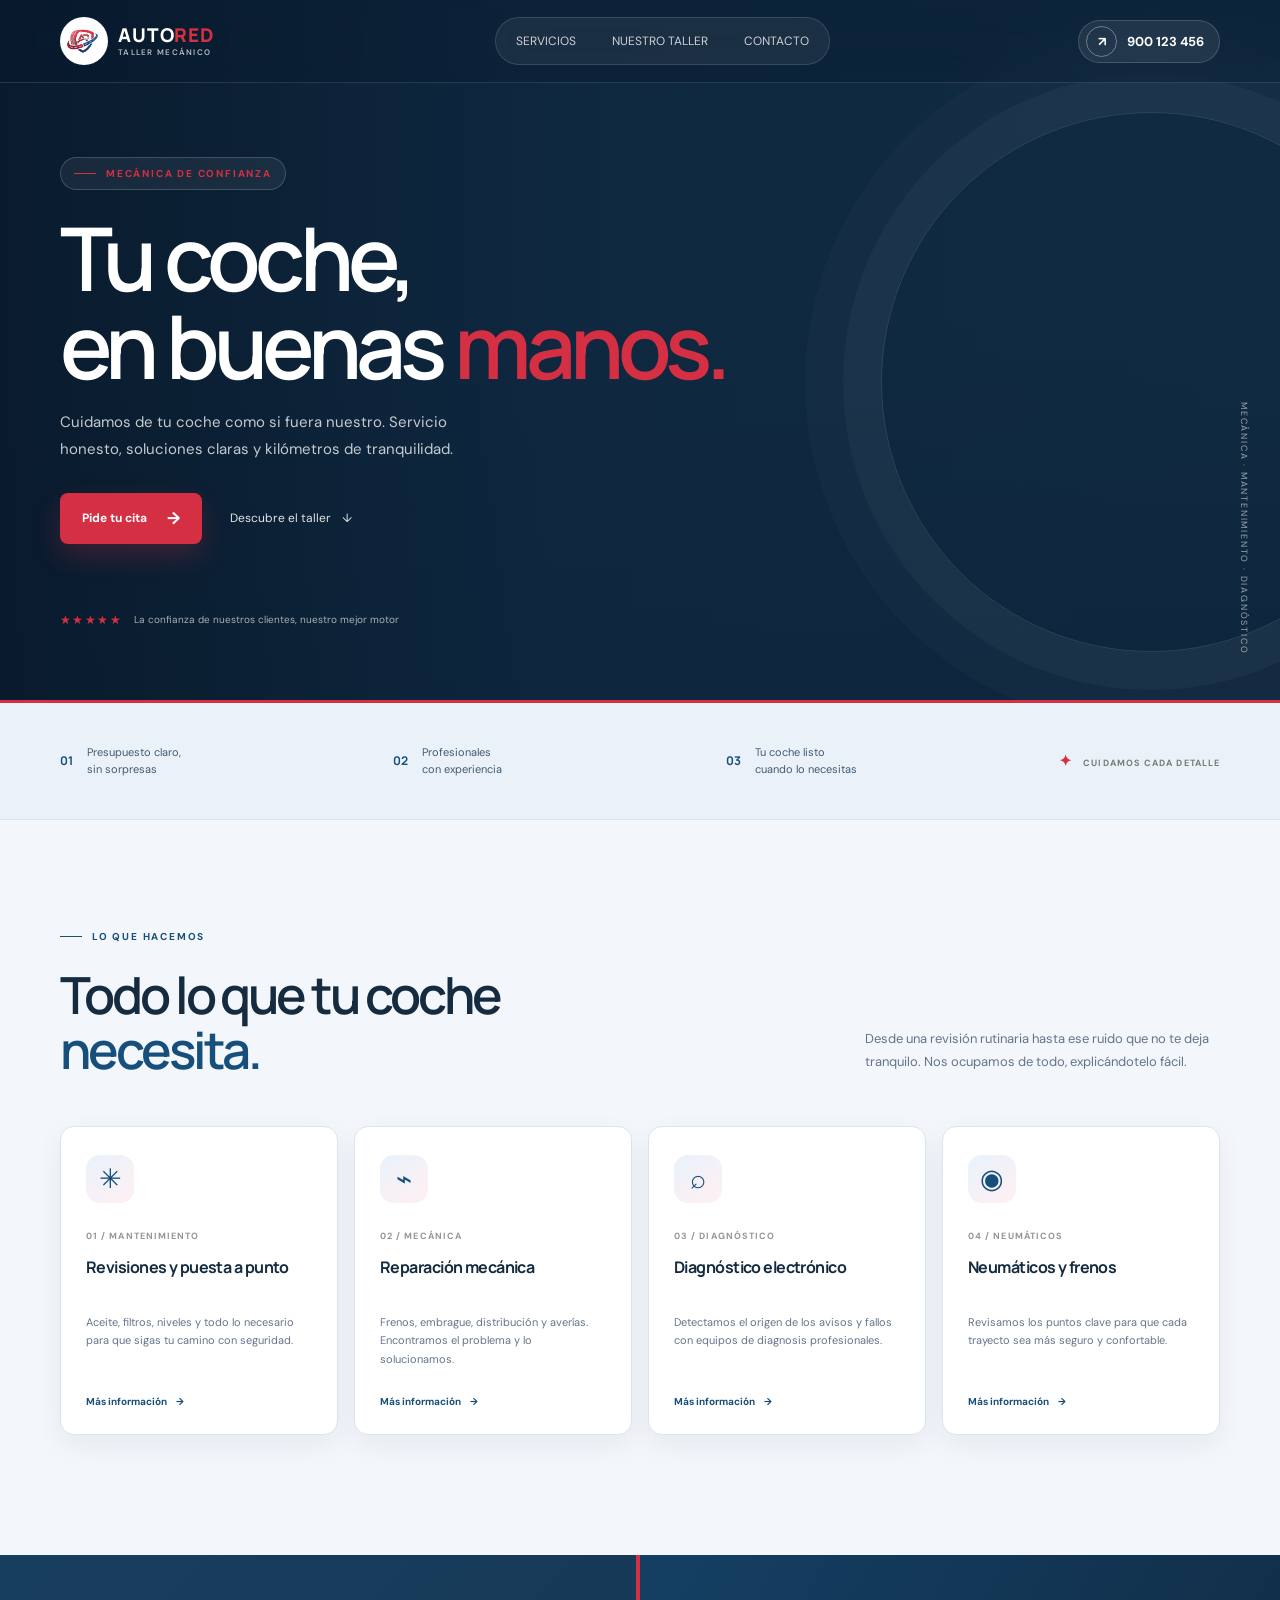
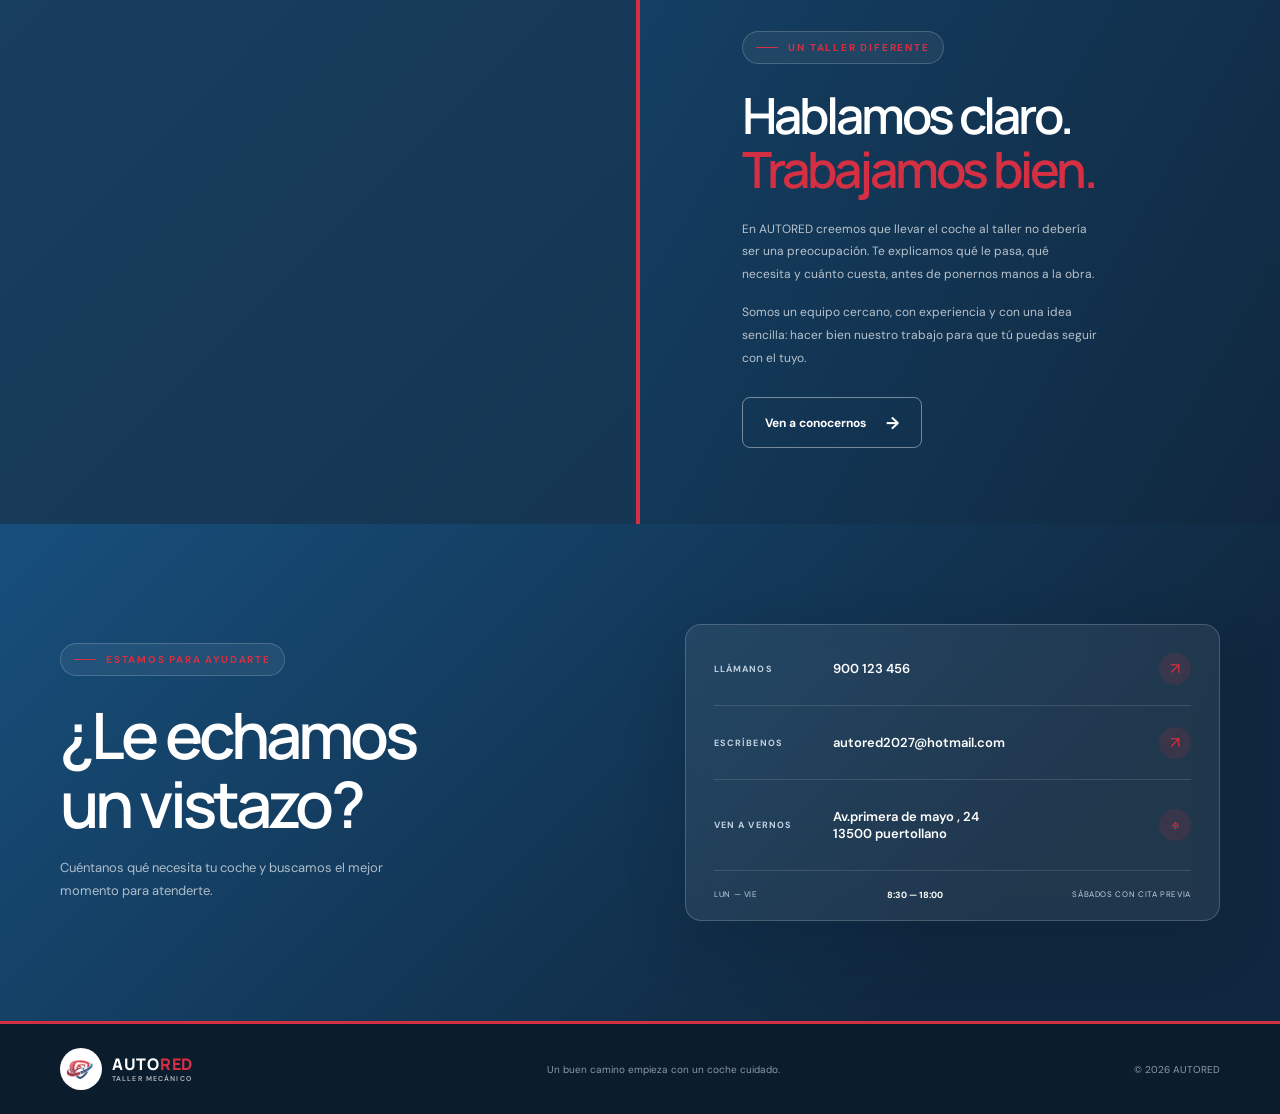
<file: index.html>
<!DOCTYPE html>
<html lang="es">
<head>
  <meta charset="UTF-8">
  <meta name="viewport" content="width=device-width, initial-scale=1.0">
  <meta http-equiv="refresh" content="0; url=./html/web.html">
  <title>AUTORED | Tu coche, en buenas manos</title>
</head>
<body>
  <p>Abriendo la web de AUTORED… <a href="./html/web.html">Continuar</a></p>
  <script>window.location.replace("./html/web.html");</script>
</body>
</html>
</file>
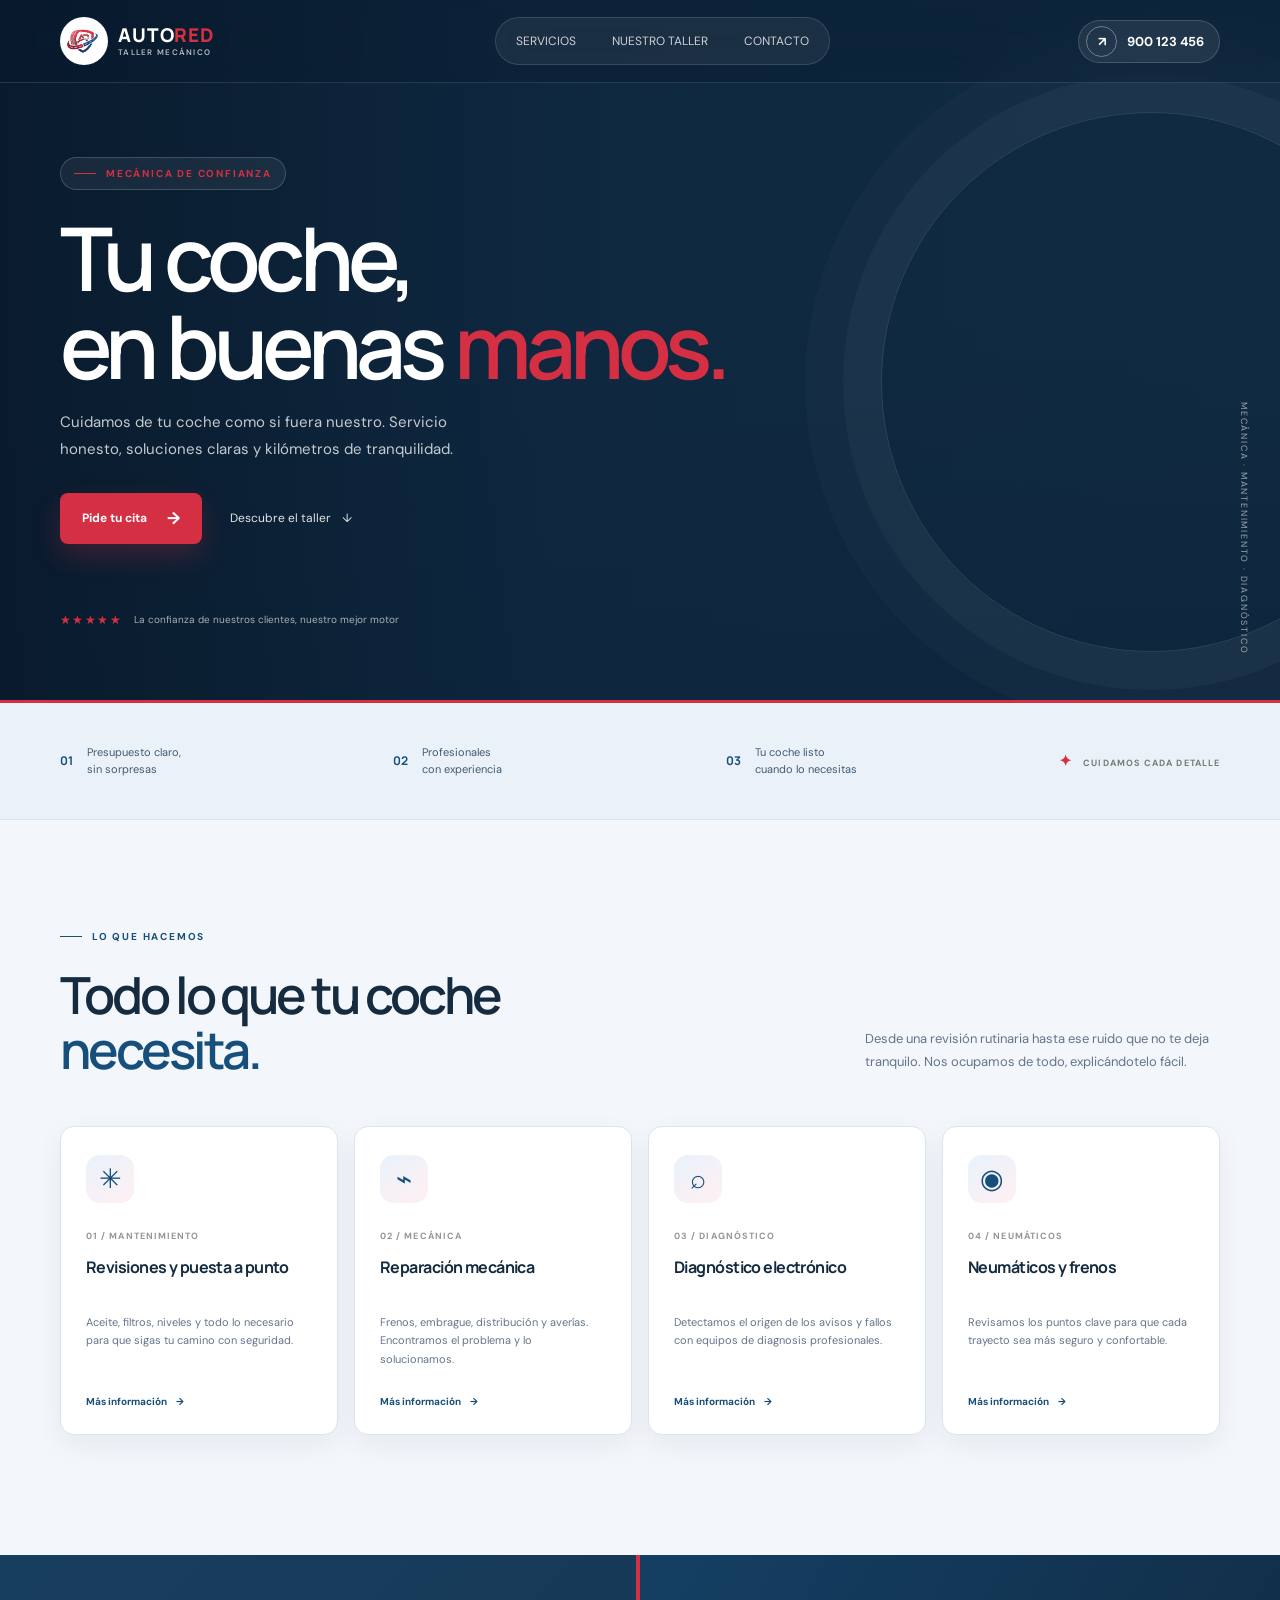
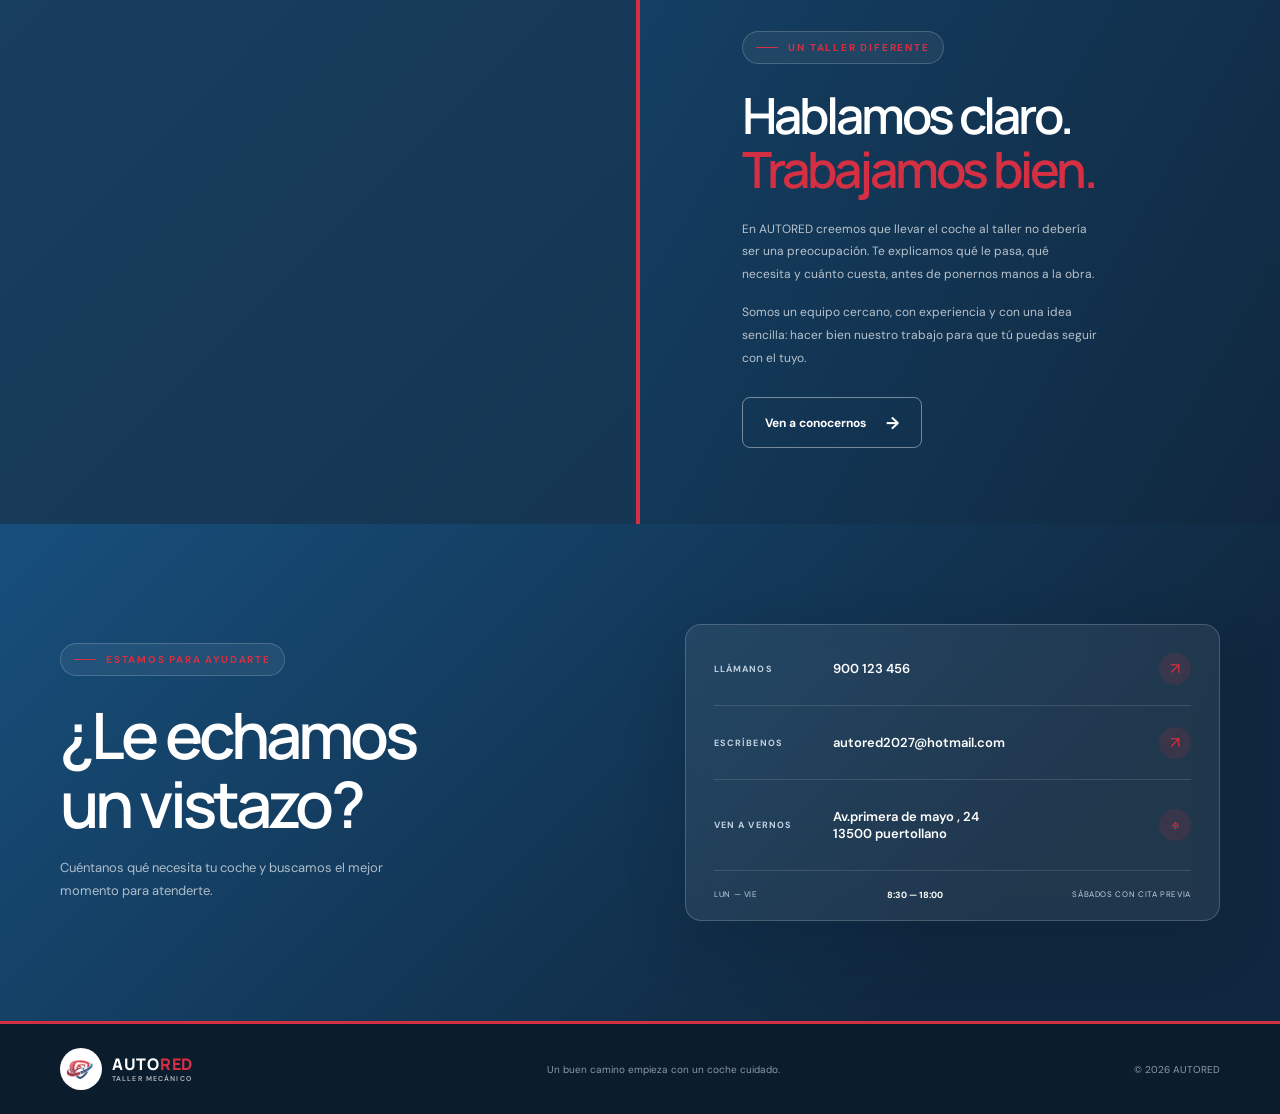
<file: html/web.html>
<!DOCTYPE html>
<html lang="es">
<head>
  <meta charset="UTF-8">
  <meta name="viewport" content="width=device-width, initial-scale=1.0">
  <meta name="description" content="AUTORED: mecánica, mantenimiento y diagnóstico para tu coche. Atención cercana y servicio profesional.">
  <title>AUTORED | Tu coche, en buenas manos</title>
  <link rel="preconnect" href="https://fonts.googleapis.com">
  <link rel="preconnect" href="https://fonts.gstatic.com" crossorigin>
  <link href="https://fonts.googleapis.com/css2?family=DM+Sans:wght@400;500;600;700&family=Manrope:wght@400;500;600;700;800&display=swap" rel="stylesheet">
  <link rel="stylesheet" href="../css/web.css">
</head>
<body>
  <header class="site-header">
    <div class="container header-content">
      <a class="brand" href="#inicio" aria-label="AUTORED, inicio">
        <span class="brand-emblem" aria-hidden="true"><img src="../imagen/autored-emblem.png" alt=""></span>
        <span class="brand-type"><span class="brand-name">AUTO<span>RED</span></span><span class="brand-tagline">TALLER MECÁNICO</span></span>
      </a>
      <nav class="main-nav" aria-label="Navegación principal">
        <a href="#servicios">SERVICIOS</a>
        <a href="#nosotros">NUESTRO TALLER </a>
        <a href="#contacto">CONTACTO</a>
      </nav>
      <a class="header-phone" href="tel:+34900123456">
        <span class="phone-icon" aria-hidden="true">↗</span>
        <span>900 123 456</span>
      </a>
    </div>
  </header>

  <main>
    <section class="hero" id="inicio">
      <div class="hero-shade"></div>
      <div class="container hero-content">
        <p class="eyebrow"><span></span> MECÁNICA DE CONFIANZA</p>
        <h1>Tu coche,<br>en buenas <span>manos.</span></h1>
        <p class="hero-copy">Cuidamos de tu coche como si fuera nuestro. Servicio honesto, soluciones claras y kilómetros de tranquilidad.</p>
        <div class="hero-actions">
          <a class="button button-primary" href="#contacto">Pide tu cita <span aria-hidden="true">→</span></a>
          <a class="text-link" href="#servicios">Descubre el taller <span aria-hidden="true">↓</span></a>
        </div>
        <div class="hero-note">
          <span class="note-stars" aria-label="5 de 5 estrellas">★★★★★</span>
          <span>La confianza de nuestros clientes, nuestro mejor motor</span>
        </div>
      </div>
      <div class="hero-side-label">MECÁNICA · MANTENIMIENTO · DIAGNÓSTICO</div>
    </section>

    <section class="trust-strip" aria-label="Ventajas del taller">
      <div class="container trust-items">
        <div><span class="trust-number">01</span><span>Presupuesto claro,<br>sin sorpresas</span></div>
        <div><span class="trust-number">02</span><span>Profesionales<br>con experiencia</span></div>
        <div><span class="trust-number">03</span><span>Tu coche listo<br>cuando lo necesitas</span></div>
        <div class="trust-badge"><span aria-hidden="true">✦</span> CUIDAMOS CADA DETALLE</div>
      </div>
    </section>

    <section class="section services-section" id="servicios">
      <div class="container">
        <div class="section-heading">
          <div>
            <p class="eyebrow dark-eyebrow"><span></span> LO QUE HACEMOS</p>
            <h2>Todo lo que tu coche<br><span>necesita.</span></h2>
          </div>
          <p class="section-intro">Desde una revisión rutinaria hasta ese ruido que no te deja tranquilo. Nos ocupamos de todo, explicándotelo fácil.</p>
        </div>
        <div class="service-grid">
          <article class="service-card">
            <span class="service-icon" aria-hidden="true">✳</span>
            <span class="service-index">01 / MANTENIMIENTO</span>
            <h3>Revisiones y puesta a punto</h3>
            <p>Aceite, filtros, niveles y todo lo necesario para que sigas tu camino con seguridad.</p>
            <a href="#contacto" aria-label="Consultar sobre revisiones y puesta a punto">Más información <span aria-hidden="true">→</span></a>
          </article>
          <article class="service-card">
            <span class="service-icon" aria-hidden="true">⌁</span>
            <span class="service-index">02 / MECÁNICA</span>
            <h3>Reparación mecánica</h3>
            <p>Frenos, embrague, distribución y averías. Encontramos el problema y lo solucionamos.</p>
            <a href="#contacto" aria-label="Consultar sobre reparación mecánica">Más información <span aria-hidden="true">→</span></a>
          </article>
          <article class="service-card">
            <span class="service-icon" aria-hidden="true">⌕</span>
            <span class="service-index">03 / DIAGNÓSTICO</span>
            <h3>Diagnóstico electrónico</h3>
            <p>Detectamos el origen de los avisos y fallos con equipos de diagnosis profesionales.</p>
            <a href="#contacto" aria-label="Consultar sobre diagnóstico electrónico">Más información <span aria-hidden="true">→</span></a>
          </article>
          <article class="service-card">
            <span class="service-icon" aria-hidden="true">◉</span>
            <span class="service-index">04 / NEUMÁTICOS</span>
            <h3>Neumáticos y frenos</h3>
            <p>Revisamos los puntos clave para que cada trayecto sea más seguro y confortable.</p>
            <a href="#contacto" aria-label="Consultar sobre neumáticos y frenos">Más información <span aria-hidden="true">→</span></a>
          </article>
        </div>
      </div>
    </section>

    <section class="about-section" id="nosotros">
      <div class="about-image" role="img" aria-label="Interior de un taller mecánico"></div>
      <div class="about-copy">
        <p class="eyebrow"><span></span> UN TALLER DIFERENTE</p>
        <h2>Hablamos claro.<br><span>Trabajamos bien.</span></h2>
        <p>En AUTORED creemos que llevar el coche al taller no debería ser una preocupación. Te explicamos qué le pasa, qué necesita y cuánto cuesta, antes de ponernos manos a la obra.</p>
        <p>Somos un equipo cercano, con experiencia y con una idea sencilla: hacer bien nuestro trabajo para que tú puedas seguir con el tuyo.</p>
        <a class="button button-outline" href="#contacto">Ven a conocernos <span aria-hidden="true">→</span></a>
      </div>
    </section>

    <section class="contact-section" id="contacto">
      <div class="container contact-content">
        <div>
          <p class="eyebrow"><span></span> ESTAMOS PARA AYUDARTE</p>
          <h2>¿Le echamos<br>un vistazo?</h2>
          <p>Cuéntanos qué necesita tu coche y buscamos el mejor momento para atenderte.</p>
        </div>
        <div class="contact-card">
          <a class="contact-line" href="tel:+34900123456"><span class="contact-label">LLÁMANOS</span><strong>900 123 456</strong><span aria-hidden="true">↗</span></a>
          <a class="contact-line" href="mailto:autored2027@hotmail.com "><span class="contact-label">ESCRÍBENOS</span><strong>autored2027@hotmail.com</strong><span aria-hidden="true">↗</span></a>
          <div class="contact-line address-line"><span class="contact-label">VEN A VERNOS</span><strong>Av.primera de mayo , 24<br>13500 puertollano </strong><span aria-hidden="true">⌖</span></div>
          <div class="opening-hours"><span>LUN — VIE</span><strong>8:30 — 18:00</strong><span>SÁBADOS CON CITA PREVIA</span></div>
        </div>
      </div>
    </section>
  </main>

  <footer class="site-footer">
    <div class="container footer-content">
      <a class="brand footer-brand" href="#inicio" aria-label="AUTORED, inicio">
        <span class="brand-emblem" aria-hidden="true"><img src="../imagen/autored-emblem.png" alt=""></span>
        <span class="brand-type"><span class="brand-name">AUTO<span>RED</span></span><span class="brand-tagline">TALLER MECÁNICO</span></span>
      </a>
      <p>Un buen camino empieza con un coche cuidado.</p>
      <span class="copyright">© 2026 AUTORED</span>
    </div>
  </footer>
</body>
</html>
</file>
<file: css/web.css>
:root {
  color-scheme: light;
  --ink: #152b40;
  --muted: #64758a;
  --paper: #f3f6fa;
  --white: #fff;
  --accent: #d42f42;
  --brand-blue: #174f7c;
  --deep-blue: #10283f;
  --line: #dbe4ed;
}

* {
  box-sizing: border-box;
}

html {
  scroll-behavior: smooth;
}

@media (prefers-reduced-motion: reduce) {
  html {
    scroll-behavior: auto;
  }

  *,
  *::before,
  *::after {
    transition-duration: .01ms !important;
  }
}

body {
  margin: 0;
  color: var(--ink);
  background: var(--paper);
  font-family: "DM Sans", sans-serif;
  -webkit-font-smoothing: antialiased;
}

a {
  color: inherit;
  text-decoration: none;
}

a:focus-visible {
  outline: 2px solid var(--accent);
  outline-offset: 4px;
}

.container {
  width: min(1160px, calc(100% - 64px));
  margin: 0 auto;
}

.site-header {
  position: absolute;
  z-index: 2;
  top: 0;
  left: 0;
  width: 100%;
  color: var(--white);
  border-bottom: 1px solid rgb(202 220 238 / 14%);
  background: rgb(9 26 44 / 30%);
  backdrop-filter: blur(16px);
}

.header-content {
  display: flex;
  height: 82px;
  align-items: center;
  justify-content: space-between;
}

.brand {
  display: inline-flex;
  align-items: center;
  gap: 10px;
  flex: 0 0 auto;
  font-family: "Manrope", sans-serif;
}

.brand-emblem {
  display: grid;
  width: 48px;
  height: 48px;
  flex: 0 0 48px;
  place-items: center;
  padding: 5px;
  border-radius: 50%;
  background: var(--white);
}

.brand-emblem img {
  display: block;
  width: 100%;
  height: auto;
}

.brand-type {
  display: grid;
  gap: 2px;
}

.brand-name {
  color: var(--white);
  font-size: 19px;
  font-weight: 800;
  letter-spacing: .045em;
  line-height: 1;
}

.brand-name span {
  color: var(--accent);
}

.brand-tagline {
  color: rgb(255 255 255 / 70%);
  font-family: "DM Sans", sans-serif;
  font-size: 8px;
  font-weight: 600;
  letter-spacing: .16em;
}

.main-nav {
  display: flex;
  gap: 8px;
  margin-left: 32px;
  padding: 6px;
  border: 1px solid rgb(255 255 255 / 13%);
  border-radius: 999px;
  background: rgb(255 255 255 / 7%);
  backdrop-filter: blur(12px);
  color: rgb(255 255 255 / 78%);
  font-size: 12px;
}

.main-nav a {
  padding: 9px 14px;
  border-radius: 999px;
  transition: background .2s ease, color .2s ease;
}

.main-nav a:hover {
  color: var(--white);
  background: rgb(255 255 255 / 12%);
}

.header-phone,
.text-link,
.service-card a {
  transition: color .2s ease;
}

.main-nav a:hover,
.text-link:hover {
  color: var(--accent);
}

.header-phone {
  display: flex;
  min-height: 43px;
  align-items: center;
  gap: 10px;
  padding: 0 15px 0 7px;
  border: 1px solid rgb(255 255 255 / 16%);
  border-radius: 999px;
  background: rgb(255 255 255 / 8%);
  font-size: 13px;
  font-weight: 700;
  transition: transform .2s ease, background .2s ease, color .2s ease;
}

.header-phone:hover {
  transform: translateY(-1px);
  color: var(--white);
  background: var(--accent);
}

.phone-icon {
  display: grid;
  width: 31px;
  height: 31px;
  place-items: center;
  border: 1px solid rgb(255 255 255 / 35%);
  border-radius: 50%;
}

.hero {
  position: relative;
  display: flex;
  min-height: 700px;
  align-items: center;
  overflow: hidden;
  color: var(--white);
  background: var(--deep-blue) url("https://images.unsplash.com/photo-1486006920555-c77dcf18193c?auto=format&fit=crop&w=2200&q=85") center 56% / cover no-repeat;
}

.hero::after {
  position: absolute;
  top: 16%;
  right: -11%;
  width: clamp(300px, 42vw, 600px);
  aspect-ratio: 1;
  border: 1px solid rgb(255 255 255 / 12%);
  border-radius: 50%;
  box-shadow: 0 0 0 38px rgb(255 255 255 / 3%), 0 0 0 76px rgb(255 255 255 / 2%);
  content: "";
  pointer-events: none;
}

.hero-shade {
  position: absolute;
  inset: 0;
  background: linear-gradient(90deg, rgb(9 26 44 / 94%) 0%, rgb(14 40 64 / 78%) 43%, rgb(17 49 76 / 27%) 100%),
    linear-gradient(0deg, rgb(8 25 43 / 42%), transparent 55%);
}

.hero-content {
  position: relative;
  z-index: 1;
  padding-top: 85px;
}

.eyebrow {
  display: flex;
  align-items: center;
  gap: 10px;
  margin: 0 0 24px;
  color: var(--accent);
  font-size: 10px;
  font-weight: 700;
  letter-spacing: .18em;
}

.hero-content > .eyebrow,
.about-copy > .eyebrow,
.contact-content .eyebrow {
  width: fit-content;
  padding: 9px 13px;
  border: 1px solid rgb(255 255 255 / 18%);
  border-radius: 999px;
  background: rgb(255 255 255 / 6%);
}

.eyebrow > span {
  width: 22px;
  height: 1px;
  background: currentColor;
}

h1,
h2,
h3,
p {
  margin-top: 0;
}

h1,
h2,
h3 {
  font-family: "Manrope", sans-serif;
}

.hero h1 {
  margin-bottom: 20px;
  font-size: clamp(54px, 7vw, 88px);
  font-weight: 600;
  letter-spacing: -.065em;
  line-height: .99;
}

.hero h1 span,
.about-copy h2 span {
  color: var(--accent);
}

.hero-copy {
  max-width: 430px;
  margin-bottom: 30px;
  color: rgb(255 255 255 / 76%);
  font-size: 15px;
  line-height: 1.8;
}

.hero-actions {
  display: flex;
  align-items: center;
  gap: 28px;
}

.button {
  display: inline-flex;
  min-height: 51px;
  align-items: center;
  justify-content: center;
  gap: 20px;
  padding: 0 22px;
  border-radius: 8px;
  font-size: 12px;
  font-weight: 700;
  transition: transform .2s ease, background .2s ease, color .2s ease, border-color .2s ease, box-shadow .2s ease;
}

.button-primary {
  color: var(--white);
  background: var(--accent);
  box-shadow: 0 12px 28px rgb(212 47 66 / 24%);
}

.button-primary:hover {
  transform: translateY(-2px);
  background: var(--brand-blue);
  box-shadow: 0 16px 32px rgb(16 40 63 / 28%);
}

.button-primary span,
.button-outline span {
  font-size: 17px;
}

.text-link {
  color: rgb(255 255 255 / 88%);
  font-size: 12px;
}

.text-link span {
  margin-left: 8px;
}

.hero-note {
  display: flex;
  align-items: center;
  gap: 12px;
  margin-top: 68px;
  color: rgb(255 255 255 / 64%);
  font-size: 10px;
}

.note-stars {
  color: var(--accent);
  font-size: 12px;
  letter-spacing: .12em;
}

.hero-side-label {
  position: absolute;
  right: 30px;
  bottom: 46px;
  color: rgb(255 255 255 / 58%);
  font-size: 9px;
  letter-spacing: .2em;
  writing-mode: vertical-rl;
}

.trust-strip {
  background: #eaf1f8;
  border-top: 3px solid var(--accent);
  border-bottom: 1px solid var(--line);
}

.trust-items {
  display: grid;
  min-height: 116px;
  grid-template-columns: repeat(3, 1fr) auto;
  align-items: center;
  gap: 24px;
}

.trust-items > div:not(.trust-badge) {
  display: flex;
  align-items: center;
  gap: 14px;
  color: #405b74;
  font-size: 11px;
  line-height: 1.55;
}

.trust-number {
  color: var(--brand-blue);
  font-family: "Manrope", sans-serif;
  font-size: 12px;
  font-weight: 700;
}

.trust-badge {
  color: #777d76;
  font-size: 9px;
  font-weight: 700;
  letter-spacing: .12em;
}

.trust-badge span {
  margin-right: 7px;
  color: var(--accent);
  font-size: 15px;
}

.section {
  padding: 110px 0 120px;
  background: var(--paper);
}

.section-heading {
  display: flex;
  align-items: end;
  justify-content: space-between;
  gap: 60px;
  margin-bottom: 48px;
}

.dark-eyebrow {
  color: var(--brand-blue);
}

.section-heading h2,
.about-copy h2,
.contact-content h2 {
  margin-bottom: 0;
  font-size: clamp(36px, 4vw, 52px);
  font-weight: 600;
  letter-spacing: -.06em;
  line-height: 1.08;
}

.section-heading h2 span {
  color: var(--brand-blue);
}

.section-intro {
  max-width: 355px;
  margin: 0 0 4px;
  color: var(--muted);
  font-size: 13px;
  line-height: 1.8;
}

.service-grid {
  display: grid;
  grid-template-columns: repeat(4, 1fr);
  gap: 16px;
}

.service-card {
  position: relative;
  min-height: 260px;
  overflow: hidden;
  padding: 28px 25px 24px;
  border: 1px solid var(--line);
  border-radius: 14px;
  background: var(--white);
  box-shadow: 0 10px 28px rgb(24 58 91 / 6%);
  transition: transform .25s ease, box-shadow .25s ease, border-color .25s ease;
}

.service-card::before {
  position: absolute;
  top: 0;
  left: 0;
  width: 100%;
  height: 3px;
  transform: scaleX(0);
  transform-origin: left;
  background: linear-gradient(90deg, var(--brand-blue), var(--accent));
  content: "";
  transition: transform .25s ease;
}

.service-card:hover {
  transform: translateY(-6px);
  border-color: #c4d5e6;
  box-shadow: 0 20px 40px rgb(24 58 91 / 12%);
}

.service-card:hover::before {
  transform: scaleX(1);
}

.service-icon {
  display: grid;
  width: 48px;
  height: 48px;
  margin-bottom: 20px;
  place-items: center;
  border-radius: 14px;
  color: var(--brand-blue);
  background: linear-gradient(145deg, #e9f2fb, #fff0f2);
  font-size: 27px;
  line-height: 1;
}

.service-index {
  color: #929790;
  font-size: 9px;
  font-weight: 700;
  letter-spacing: .12em;
}

.service-card h3 {
  min-height: 48px;
  margin: 12px 0 9px;
  font-size: 16px;
  font-weight: 700;
  letter-spacing: -.035em;
  line-height: 1.4;
}

.service-card p {
  min-height: 58px;
  margin-bottom: 18px;
  color: var(--muted);
  font-size: 11px;
  line-height: 1.7;
}

.service-card a {
  color: var(--brand-blue);
  font-size: 10px;
  font-weight: 700;
}

.service-card a:hover {
  color: var(--accent);
}

.service-card a span {
  margin-left: 7px;
}

.about-section {
  display: grid;
  min-height: 520px;
  grid-template-columns: 1fr 1fr;
  color: var(--white);
  background: linear-gradient(120deg, var(--brand-blue), var(--deep-blue));
}

.about-image {
  position: relative;
  min-height: 520px;
  border-right: 4px solid var(--accent);
  background: #183c5b url("https://images.unsplash.com/photo-1632823471565-1ecdf5c10a36?auto=format&fit=crop&w=1400&q=85") center / cover no-repeat;
}

.about-image::after {
  position: absolute;
  inset: 0;
  background: linear-gradient(135deg, rgb(23 79 124 / 10%), rgb(16 40 63 / 32%));
  content: "";
}

.about-copy {
  align-self: center;
  max-width: 560px;
  padding: 76px clamp(40px, 8vw, 110px);
}

.about-copy h2 {
  margin-bottom: 22px;
  font-size: clamp(36px, 4vw, 50px);
}

.about-copy > p:not(.eyebrow) {
  margin-bottom: 15px;
  color: rgb(255 255 255 / 70%);
  font-size: 12px;
  line-height: 1.9;
}

.button-outline {
  margin-top: 13px;
  border: 1px solid rgb(255 255 255 / 42%);
  color: var(--white);
}

.button-outline:hover {
  border-color: var(--accent);
  color: var(--white);
  background: var(--accent);
}

.contact-section {
  padding: 100px 0;
  color: var(--white);
  background: linear-gradient(135deg, #174f7c 0%, #10283f 78%);
}

.contact-content {
  display: grid;
  grid-template-columns: 1fr 1fr;
  align-items: center;
  gap: 90px;
}

.contact-content h2 {
  margin-bottom: 18px;
  font-size: clamp(42px, 5vw, 64px);
}

.contact-content > div:first-child > p:last-child {
  max-width: 380px;
  margin-bottom: 0;
  color: rgb(255 255 255 / 66%);
  font-size: 13px;
  line-height: 1.8;
}

.contact-card {
  padding: 7px 28px;
  border: 1px solid rgb(255 255 255 / 18%);
  border-radius: 16px;
  background: rgb(255 255 255 / 7%);
  box-shadow: 0 24px 60px rgb(5 20 34 / 20%);
  backdrop-filter: blur(12px);
}

.contact-line {
  display: grid;
  min-height: 74px;
  grid-template-columns: 105px 1fr auto;
  align-items: center;
  gap: 14px;
  border-bottom: 1px solid rgb(255 255 255 / 13%);
  transition: color .2s ease;
}

.contact-label {
  color: #c1d2e3;
  font-size: 9px;
  font-weight: 700;
  letter-spacing: .12em;
}

.contact-line strong {
  font-size: 13px;
  font-weight: 600;
}

.contact-line > span:last-child {
  display: grid;
  width: 32px;
  height: 32px;
  place-items: center;
  border-radius: 50%;
  color: var(--accent);
  background: rgb(212 47 66 / 14%);
  font-size: 16px;
}

.contact-line:hover strong {
  color: var(--accent);
}

.address-line {
  min-height: 91px;
}

.opening-hours {
  display: flex;
  justify-content: space-between;
  gap: 12px;
  padding: 18px 0 12px;
  color: #c1d2e3;
  font-size: 8px;
  letter-spacing: .08em;
}

.opening-hours strong {
  color: var(--white);
  font-size: 9px;
  letter-spacing: 0;
}

.site-footer {
  color: var(--white);
  background: #0b1c2d;
  border-top: 3px solid var(--accent);
}

.footer-content {
  display: flex;
  min-height: 90px;
  align-items: center;
  justify-content: space-between;
  gap: 20px;
}

.footer-brand {
  font-size: 11px;
}

.footer-brand .brand-emblem {
  width: 42px;
  height: 42px;
  flex-basis: 42px;
}

.footer-brand .brand-name {
  font-size: 16px;
}

.footer-brand .brand-tagline {
  font-size: 7px;
}

.footer-content p,
.copyright {
  margin: 0;
  color: rgb(217 231 245 / 62%);
  font-size: 10px;
}

@media (max-width: 850px) {
  .container {
    width: min(100% - 44px, 700px);
  }

  .main-nav {
    gap: 2px;
    margin-left: 0;
  }

  .main-nav a {
    padding: 8px 10px;
  }

  .hero {
    min-height: 650px;
  }

  .trust-items {
    grid-template-columns: repeat(3, 1fr);
    padding: 25px 0;
  }

  .trust-badge {
    display: none;
  }

  .service-grid {
    grid-template-columns: repeat(2, 1fr);
  }

  .service-card {
    padding: 25px !important;
  }

  .about-copy {
    padding: 60px 36px;
  }

  .contact-content {
    gap: 40px;
  }
}

@media (max-width: 600px) {
  .container {
    width: calc(100% - 40px);
  }

  .header-content {
    height: 70px;
  }

  .brand-emblem {
    width: 40px;
    height: 40px;
    flex-basis: 40px;
  }

  .brand-name {
    font-size: 16px;
  }

  .brand-tagline {
    font-size: 7px;
  }

  .main-nav {
    display: none;
  }

  .header-phone {
    gap: 7px;
    font-size: 11px;
  }

  .hero {
    min-height: 650px;
    background-position: 58% center;
  }

  .hero-shade {
    background: linear-gradient(90deg, rgb(9 26 44 / 94%), rgb(14 40 64 / 72%)),
      linear-gradient(0deg, rgb(8 25 43 / 42%), transparent 55%);
  }

  .hero::after {
    top: 24%;
    right: -40%;
    width: 360px;
  }

  .hero-content {
    padding-top: 65px;
  }

  .hero h1 {
    font-size: clamp(53px, 15vw, 72px);
  }

  .hero-copy {
    max-width: 340px;
    font-size: 13px;
  }

  .hero-actions {
    align-items: flex-start;
    flex-direction: column;
    gap: 20px;
  }

  .hero-note {
    max-width: 300px;
    align-items: flex-start;
    flex-direction: column;
    gap: 5px;
    margin-top: 44px;
    line-height: 1.6;
  }

  .hero-side-label {
    display: none;
  }

  .trust-items {
    grid-template-columns: 1fr;
    gap: 17px;
    padding: 24px 0;
  }

  .trust-items > div:not(.trust-badge) {
    font-size: 10px;
  }

  .section {
    padding: 75px 0;
  }

  .section-heading {
    align-items: flex-start;
    flex-direction: column;
    gap: 18px;
    margin-bottom: 32px;
  }

  .section-heading h2,
  .about-copy h2 {
    font-size: 38px;
  }

  .section-intro {
    font-size: 12px;
  }

  .service-grid {
    grid-template-columns: 1fr;
    gap: 12px;
  }

  .service-card {
    min-height: 0;
    padding: 22px !important;
  }

  .service-card h3,
  .service-card p {
    min-height: 0;
  }

  .about-section {
    grid-template-columns: 1fr;
  }

  .about-image {
    min-height: 280px;
  }

  .about-copy {
    padding: 55px 25px 65px;
  }

  .contact-section {
    padding: 75px 0;
  }

  .contact-content {
    grid-template-columns: 1fr;
    gap: 35px;
  }

  .contact-content h2 {
    font-size: 48px;
  }

  .contact-card {
    padding: 4px 16px;
  }

  .contact-line {
    grid-template-columns: 82px 1fr auto;
    gap: 8px;
  }

  .contact-line strong {
    font-size: 11px;
  }

  .contact-label {
    font-size: 8px;
  }

  .opening-hours {
    flex-wrap: wrap;
    justify-content: flex-start;
  }

  .footer-content {
    min-height: 110px;
    flex-wrap: wrap;
    justify-content: space-between;
    padding: 18px 0;
  }

  .footer-content p {
    order: 1;
    width: 100%;
  }
}
</file>
